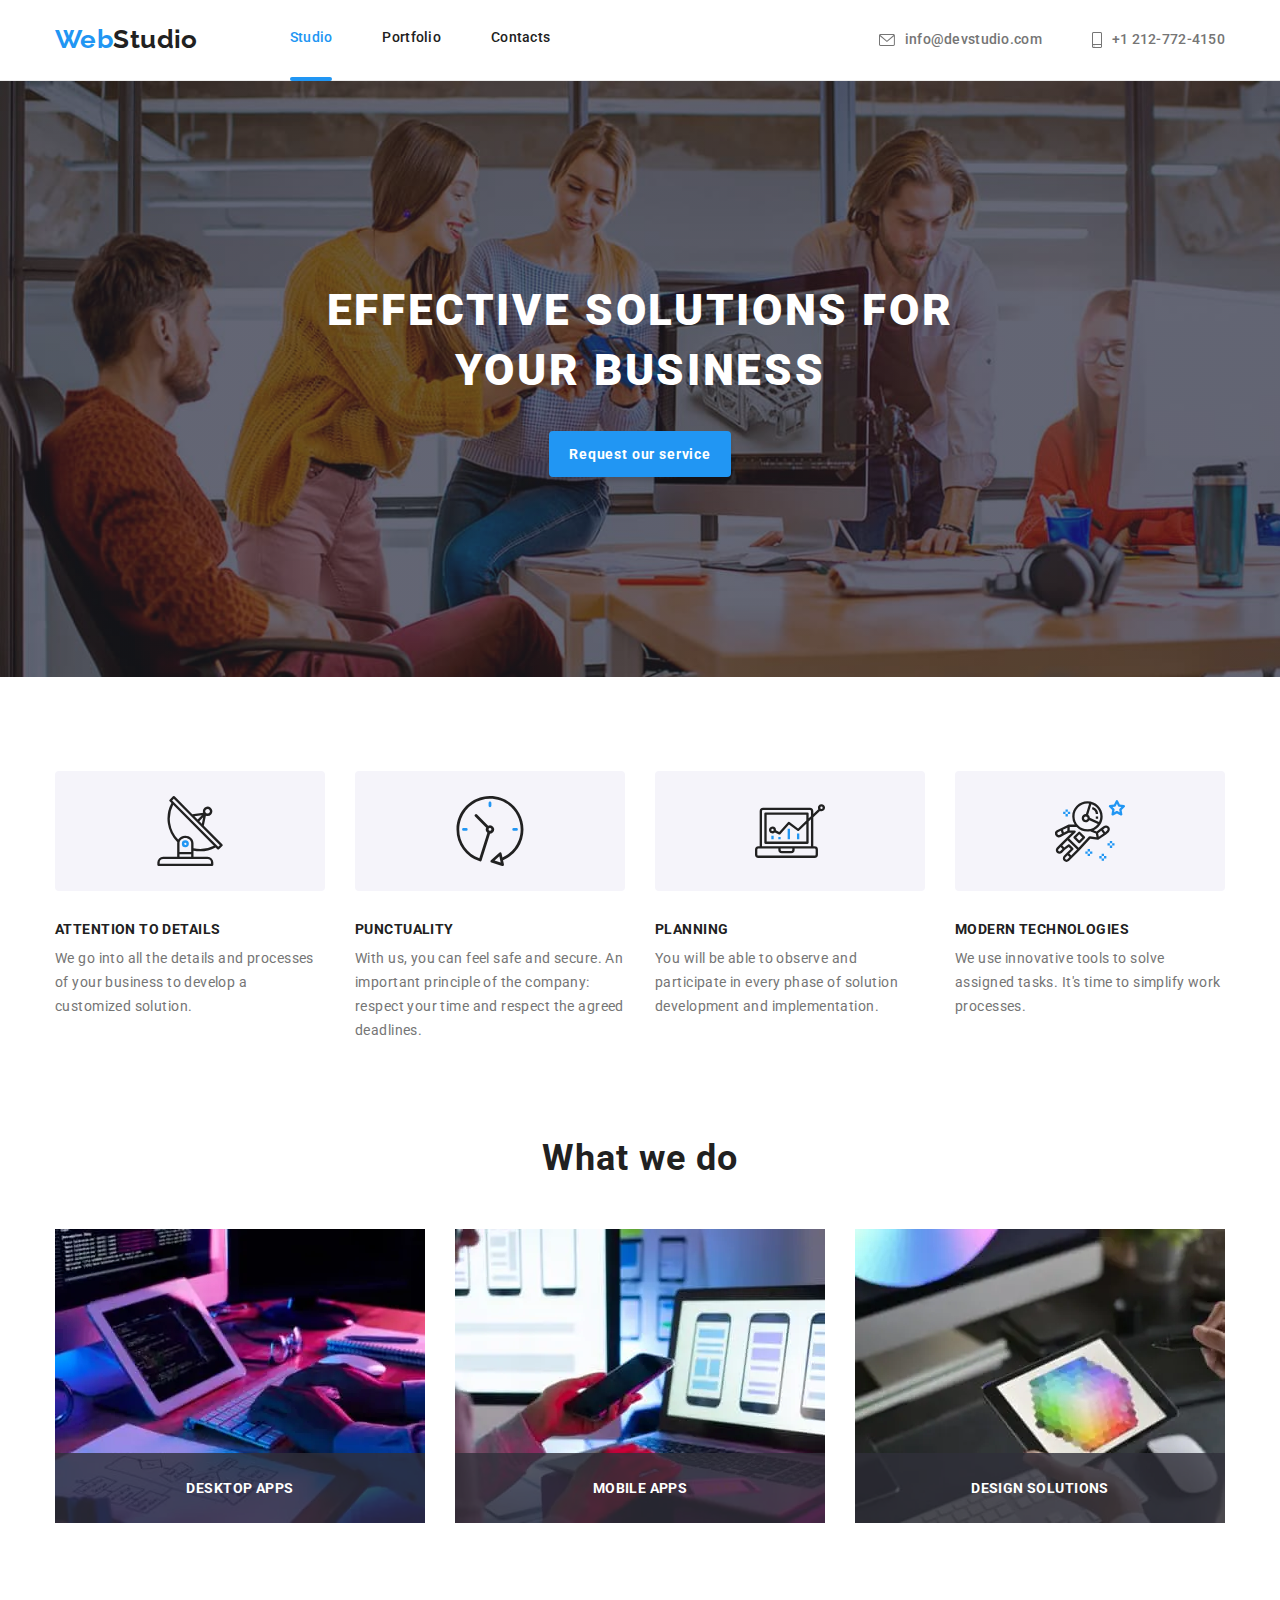
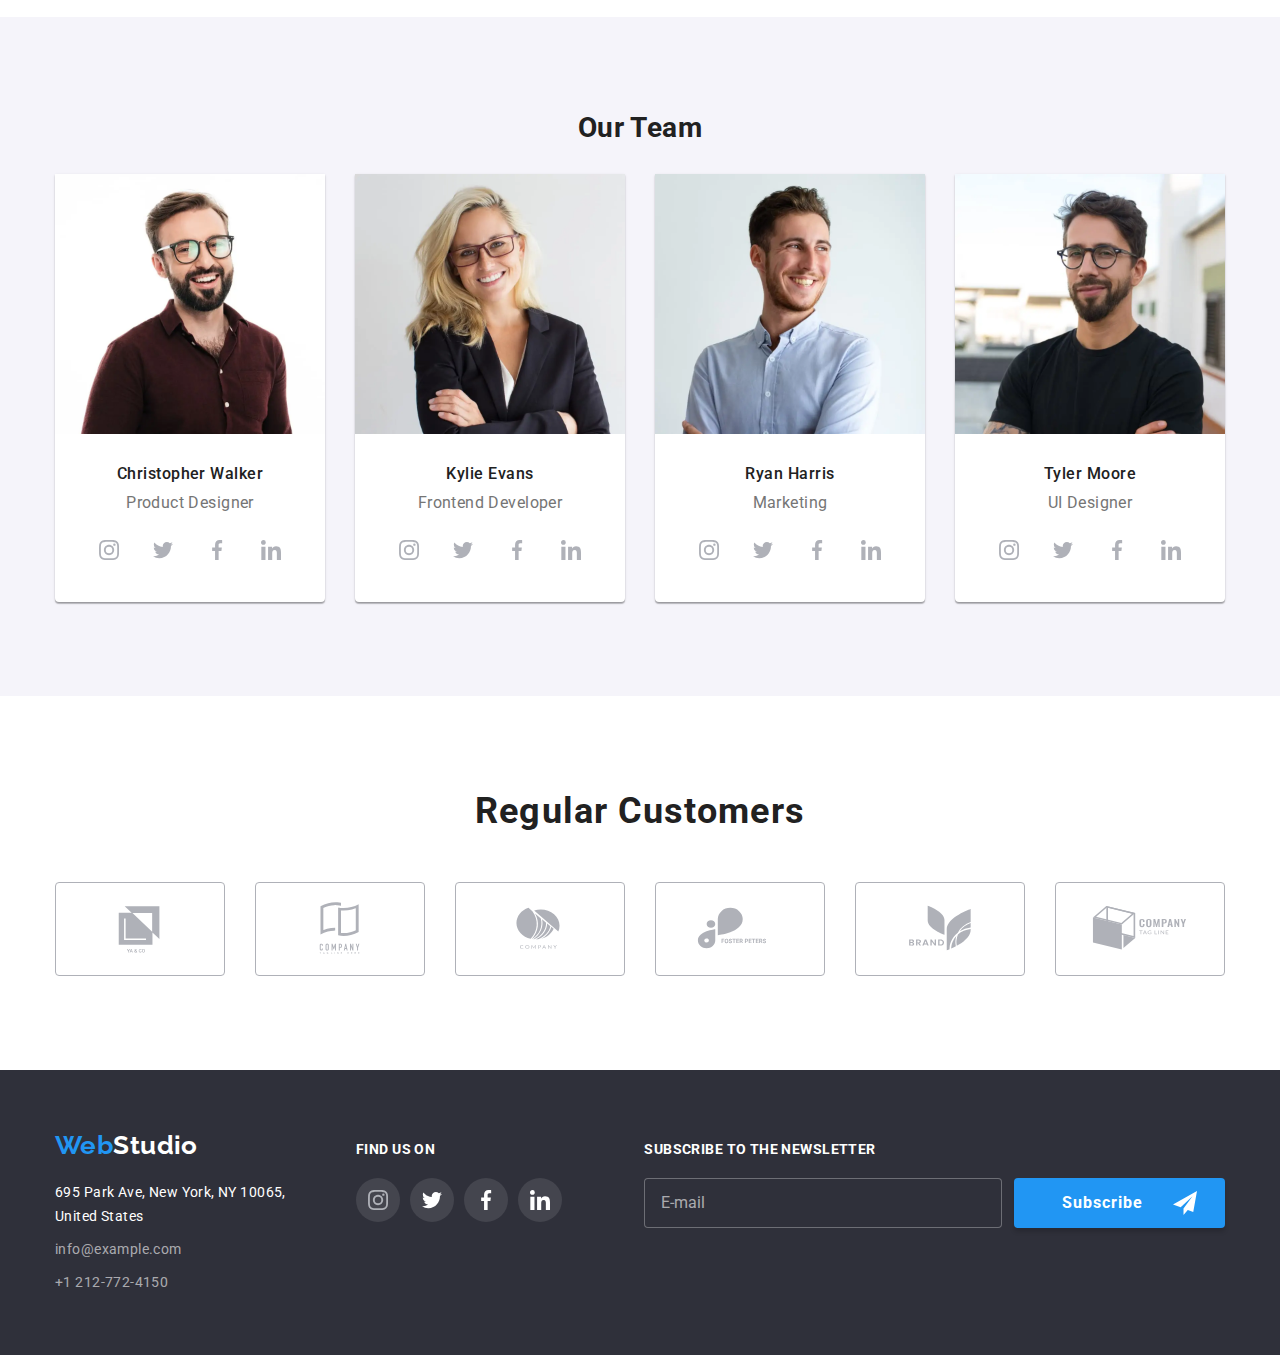
<file: index.html>
<!DOCTYPE html>
<html lang="en">
<head>
    <meta charset="UTF-8">
    <meta name="viewport" content="width=device-width, initial-scale=1.0">
    <title>Studio</title>
    <link rel="preconnect" href="https://fonts.googleapis.com"/>
    <link rel="preconnect" href="https://fonts.gstatic.com" crossorigin/>
    <link href="https://fonts.googleapis.com/css2?family=Raleway:wght@700&family=Roboto:wght@400;500;700;900&display=swap" rel="stylesheet"/>
    <link rel="stylesheet" href="https://cdnjs.cloudflare.com/ajax/libs/modern-normalize/1.1.0/modern-normalize.min.css"/>
    <link rel="stylesheet" href="./css/main.min.css"/>
</head>

<body>
    <header class="page-header">
        <div class="container page-header__container">
        <nav class="page-header__menu">
            <a class="page-header__home-link home-link link" href="./index.html"><span class="home-link__web">Web</span><span class="home-link__studio--header">Studio</span></a>
            <ul class="page-header__menu-list list">
                <li class="page-header__menu-item">
                    <a class="page-header__menu-link link current" href="#studio">Studio</a>
                </li>
                <li class="page-header__menu-item">
                    <a class="page-header__menu-link link" href="./portfolio.html">Portfolio</a>
                </li>
                <li class="page-header__menu-item">
                    <a class="page-header__menu-link link" href="#contacts">Contacts</a>
                </li>
            </ul>
        </nav>

        <button class="mobile-menu__open-btn" type="button" data-menu-open>
            <svg class="mobile-menu__open-btn-icon">
                <use href="./images/sprite.svg#icon-menu"></use>
            </svg>
        </button>

        <ul class="page-header__contacts list">
            <li>
                <a class="page-header__contacts-mail link" href="mailto:info@devstudio.com">
                <svg class="page-header__contacts-mail-icon page-header__contacts-mail-icon--envelope">
                        <use href="./images/sprite.svg#icon-envelope"></use>
                </svg>
                info@devstudio.com</a></li>
            <li>
                <a class="page-header__contacts-phone link" href="tel:+12127724150">
                    <svg class="page-header__contacts-phone-icon page-header__contacts-phone-icon--smartphone">
                        <use href="./images/sprite.svg#icon-smartphone"></use>
                    </svg>
                    +1 212-772-4150</a>
            </li>
        </ul>
        </div>

        <div class="mobile-menu" data-menu>
            <div class="mobile-menu__container">
                <button type="button" class="mobile-menu__close-btn" data-menu-close>
                    <svg class="mobile-menu__close-btn-icon icon" width="30" height="30">
                        <use href="./images/sprite.svg#icon-close-btn"></use>
                    </svg>
                </button>
                <ul class="mobile-menu__menu-list list">
                    <li class="mobile-menu__menu-item">
                        <a class="mobile-menu__menu-link link mobile-menu__current-link" href="./index.html">Studio</a>
                    </li>
                    <li class="mobile-menu__menu-item">
                        <a class="mobile-menu__menu-link link" href="./portfolio.html">Portfolio</a>
                    </li>
                    <li class="mobile-menu__menu-item">
                        <a class="mobile-menu__menu-link link" href="#">Contacts</a>
                    </li>
                </ul>
                <div class="mobile-menu__inner-wrapper">
                    <ul class="mobile-menu__contact-info">
                        <li class="mobile-menu__phone list">
                            <a class="mobile-menu__phone-link link" href="tel:+12127724150">+1 212-772-4150</a>
                        </li>
                        <li class="mobile-menu__mail list">
                            <a class="mobile-menu__mail-link link" href="mailto:info@devstudio.com">info@devstudio.com</a>
                        </li>
                    </ul>
                    <ul class="mobile-menu__social-media-list list">
                        <li class="mobile-menu__social-media-item">
                            <a class="mobile-menu__social-media-link mobile-menu__social-media-link--instagram link"
                                href="#">Instagram</a>
                        </li>
                        <li class="mobile-menu__social-media-item">
                            <a class="mobile-menu__social-media-link mobile-menu__social-media-link--twitter link"
                                href="#">Twitter</a>
                        </li>
                        <li class="mobile-menu__social-media-item">
                            <a class="mobile-menu__social-media-link mobile-menu__social-media-link--facebook link"
                                href="#">Facebook</a>
                        </li>
                        <li class="mobile-menu__social-media-item">
                            <a class="mobile-menu__social-media-link mobile-menu__social-media-link--linkedin link"
                                href="#">LinkedIn</a>
                        </li>
                    </ul>
                </div>
            </div>
        </div>

    </header>

    <main>
        <section class="hero">
        <h1 class="hero__title">EFFECTIVE SOLUTIONS FOR YOUR BUSINESS</h1>
        <button class="hero__button" data-modal-open type="button">Request our service</button>
        </section>

        <section class="features section">
            <div class="container">
            <h2 class="visually-hidden">Our features</h2>
            <ul class="list features__features-container">
                <li class="features__item">
                    <div class="features__item-rectangle">
                        <svg class="features__icon">
                        <use href="./images/sprite.svg#icon-antenna"></use>
                        </svg>
                    </div>
                    <h3 class="features__title">ATTENTION TO DETAILS</h3>
                    <p class="features__text">We go into all the details and processes of your business to develop a customized solution.</p>
                </li>
                <li class="features__item">
                    <div class="features__item-rectangle">
                        <svg class="features__icon">
                        <use href="./images/sprite.svg#icon-clock"></use>
                        </svg>
                    </div>
                    <h3 class="features__title">PUNCTUALITY</h3>
                    <p class="features__text">With us, you can feel safe and secure. An important principle of the company: respect your time and respect the agreed
                    deadlines.</p>
                </li>
                <li class="features__item">
                    <div class="features__item-rectangle">
                        <svg class="features__icon">
                        <use href="./images/sprite.svg#icon-diagram"></use>
                        </svg>
                    </div>
                    <h3 class="features__title">PLANNING</h3>
                    <p class="features__text">You will be able to observe and participate in every phase of solution development and implementation.</p>
                </li>   
                <li class="features__item">
                    <div class="features__item-rectangle">
                        <svg class="features__icon">
                        <use href="./images/sprite.svg#icon-astronaut"></use>
                        </svg>
                    </div>
                    <h3 class="features__title">MODERN TECHNOLOGIES</h3>
                    <p class="features__text">We use innovative tools to solve assigned tasks. It's time to simplify work processes.</p>
                </li>
            </ul>
            </div>
        </section>

        <section class="tasks">
            <div class="container">
            <h2 class="tasks__title">What we do</h2>
            <ul class="tasks__list list">
                <li class="tasks__card">
                    <picture>
                        <source
                        srcset="./images/img-1.webp 1x, ./images/img-1@2x.webp 2x"
                        media="(min-width: 1200px)"
                        type="image/webp"
                        />
                        <source
                        srcset="./images/img-1.jpg 1x, ./images/img-1@2x.jpg 2x"
                        media="(min-width: 1200px)"
                        />
                        <img class="tasks__img" src="./images/img-1.jpg" alt="Code development using tablet">
                    </picture>
                    <p class="tasks__label">desktop apps</p>
                </li>
                <li class="tasks__card">
                    <picture>
                        <source
                        srcset="./images/img-2.webp 1x, ./images/img-2@2x.webp 2x"
                        media="(min-width: 1200px)"
                        type="image/webp"
                        />
                        <source
                        srcset="./images/img-2.jpg 1x, ./images/img-2@2x.jpg 2x"
                        media="(min-width: 1200px)"
                        />
                        <img class="tasks__img" src="./images/img-2.jpg" alt="Interface options on screen">
                    </picture>
                    <p class="tasks__label">mobile apps</p>
                </li>
                <li class="tasks__card">
                    <picture>
                        <source
                        srcset="./images/img-3.webp 1x, ./images/img-3@2x.webp 2x"
                        media="(min-width: 1200px)"
                        type="image/webp"
                        />
                        <source
                        srcset="./images/img-3.jpg 1x, ./images/img-3@2x.jpg 2x"
                        media="(min-width: 1200px)"
                        />
                        <img class="tasks__img" src="./images/img-3.jpg" alt="Colors pallet on tablet">
                    </picture>
                    <p class="tasks__label">design solutions</p>
                </li>
            </ul>
            </div>
        </section>

        <section class="team section">
            <div class="container">
            <h2 class="team__title">Our Team</h2>
            <ul class="team__list list">
                <li class="team__card">
                    <picture>
                        <source
                        srcset="./images/team-member-1.webp 1x, ./images/team-member-1@2x.webp 2x"
                        media="(min-width: 1200px)"
                        type="image/webp"
                        />
                        <source
                        srcset="./images/team-member-1.jpg 1x, ./images/team-member-1@2x.jpg 2x"
                        media="(min-width: 1200px)"
                        />
                        <source
                        srcset="./images/tablet-img/team-member-1_tablet.webp 1x, ./images/tablet-img/team-member-1_tablet@2x.webp 2x"
                        media="(min-width: 768px)"
                        type="image/webp"
                        />
                        <source
                        srcset="./images/tablet-img/team-member-1_tablet.jpg 1x, ./images/tablet-img/team-member-1_tablet@2x.jpg 2x"
                        media="(min-width: 768px)"
                        />
                        <source
                        srcset="./images/mobile-img/team-member-1_mobile.webp 1x, ./images/mobile-img/team-member-1_mobile@2x.webp 2x"
                        media="(max-width: 767px)"
                        type="image/webp"
                        />
                        <source
                        srcset="./images/mobile-img/team-member-1_mobile.jpg 1x, ./images/mobile-img/team-member-1_mobile@2x.jpg 2x"
                        media="(max-width: 767px)"
                        />
                        <img src="./images/team-member-1.jpg" alt="christopher-walker">
                    </picture>
                    <h3 class="team__member">Christopher Walker</h3>
                    <p class="team__function">Product Designer</p>
                    <ul class="social-media__list list">
                        <li class="social-media__item">
                            <a class="social-media__link instagram link" href="">
                                <svg class="social-media__icon icon">
                                    <use href="./images/sprite.svg#icon-instagram"></use>
                                </svg>
                            </a>
                        </li>
                        <li class="social-media__item">
                            <a class="social-media__link twitter link" href="">
                                <svg class="social-media__icon icon">
                                    <use href="./images/sprite.svg#icon-twitter"></use>
                                </svg>
                            </a>
                        </li>
                        <li class="social-media__item">
                            <a class="social-media__link facebook link" href="">
                                <svg class="social-media__icon icon">
                                    <use href="./images/sprite.svg#icon-facebook"></use>
                                </svg>
                            </a>
                        </li>
                        <li class="social-media__item">
                            <a class="social-media__link linkedin link" href="">
                                <svg class="social-media__icon icon">
                                    <use href="./images/sprite.svg#icon-linkedin"></use>
                                </svg>
                            </a>
                        </li>
                    </ul>
                </li>
                <li class="team__card">
                    <picture>
                        <source
                        srcset="./images/team-member-2.webp 1x, ./images/team-member-2@2x.webp 2x"
                        media="(min-width: 1200px)"
                        type="image/webp"
                        />
                        <source
                        srcset="./images/team-member-2.jpg 1x, ./images/team-member-2@2x.jpg 2x"
                        media="(min-width: 1200px)"
                        />
                        <source
                        srcset="./images/tablet-img/team-member-2_tablet.webp 1x, ./images/tablet-img/team-member-2_tablet@2x.webp 2x"
                        media="(min-width: 768px)"
                        type="image/webp"
                        />
                        <source
                        srcset="./images/tablet-img/team-member-2_tablet.jpg 1x, ./images/tablet-img/team-member-2_tablet@2x.jpg 2x"
                        media="(min-width: 768px)"
                        />
                        <source
                        srcset="./images/mobile-img/team-member-2_mobile.webp 1x, ./images/mobile-img/team-member-2_mobile@2x.webp 2x"
                        media="(max-width: 767px)"
                        type="image/webp"
                        />
                        <source
                        srcset="./images/mobile-img/team-member-2_mobile.jpg 1x, ./images/mobile-img/team-member-2_mobile@2x.jpg 2x"
                        media="(max-width: 767px)"
                        />
                        <img src="./images/team-member-2.jpg" alt="kylie-evans">
                    </picture>
                    <h3 class="team__member">Kylie Evans</h3>
                    <p class="team__function">Frontend Developer</p>
                    <ul class="social-media__list list">
                        <li class="social-media__item">
                            <a class="social-media__link instagram link" href="">
                                <svg class="social-media__icon icon">
                                    <use href="./images/sprite.svg#icon-instagram"></use>
                                </svg>
                            </a>
                        </li>
                        <li class="social-media__item">
                            <a class="social-media__link twitter link" href="">
                                <svg class="social-media__icon icon">
                                    <use href="./images/sprite.svg#icon-twitter"></use>
                                </svg>
                            </a>
                        </li>
                        <li class="social-media__item">
                            <a class="social-media__link facebook link" href="">
                                <svg class="social-media__icon icon">
                                    <use href="./images/sprite.svg#icon-facebook"></use>
                                </svg>
                            </a>
                        </li>
                        <li class="social-media__item">
                            <a class="social-media__link linkedin link" href="">
                                <svg class="social-media__icon icon">
                                    <use href="./images/sprite.svg#icon-linkedin"></use>
                                </svg>
                            </a>
                        </li>
                    </ul>
                </li>
                <li class="team__card">
                    <picture>
                        <source
                        srcset="./images/team-member-3.webp 1x, ./images/team-member-3@2x.webp 2x"
                        media="(min-width: 1200px)"
                        type="image/webp"
                        />
                        <source
                        srcset="./images/team-member-3.jpg 1x, ./images/team-member-3@2x.jpg 2x"
                        media="(min-width: 1200px)"
                        />
                        <source
                        srcset="./images/tablet-img/team-member-3_tablet.webp 1x, ./images/tablet-img/team-member-3_tablet@2x.webp 2x"
                        media="(min-width: 768px)"
                        type="image/webp"
                        />
                        <source
                        srcset="./images/tablet-img/team-member-3_tablet.jpg 1x, ./images/tablet-img/team-member-3_tablet@2x.jpg 2x"
                        media="(min-width: 768px)"
                        />
                        <source
                        srcset="./images/mobile-img/team-member-3_mobile.webp 1x, ./images/mobile-img/team-member-3_mobile@2x.webp 2x"
                        media="(max-width: 767px)"
                        type="image/webp"
                        />
                        <source
                        srcset="./images/mobile-img/team-member-3_mobile.jpg 1x, ./images/mobile-img/team-member-3_mobile@2x.jpg 2x"
                        media="(max-width: 767px)"
                        />
                        <img src="./images/team-member-3.jpg" alt="ryan-harris">
                    </picture>
                    <h3 class="team__member">Ryan Harris</h3>
                    <p class="team__function">Marketing</p>
                    <ul class="social-media__list list">
                        <li class="social-media__item">
                            <a class="social-media__link instagram link" href="">
                                <svg class="social-media__icon icon">
                                    <use href="./images/sprite.svg#icon-instagram"></use>
                                </svg>
                            </a>
                        </li>
                        <li class="social-media__item">
                            <a class="social-media__link twitter link" href="">
                                <svg class="social-media__icon icon">
                                    <use href="./images/sprite.svg#icon-twitter"></use>
                                </svg>
                            </a>
                        </li>
                        <li class="social-media__item">
                            <a class="social-media__link facebook link" href="">
                                <svg class="social-media__icon icon">
                                    <use href="./images/sprite.svg#icon-facebook"></use>
                                </svg>
                            </a>
                        </li>
                        <li class="social-media__item">
                            <a class="social-media__link linkedin link" href="">
                                <svg class="social-media__icon icon">
                                    <use href="./images/sprite.svg#icon-linkedin"></use>
                                </svg>
                            </a>
                        </li>
                    </ul>
                </li>
                <li class="team__card">
                    <picture>
                        <source
                        srcset="./images/team-member-4.webp 1x, ./images/team-member-4@2x.webp 2x"
                        media="(min-width: 1200px)"
                        type="image/webp"
                        />
                        <source
                        srcset="./images/team-member-4.jpg 1x, ./images/team-member-4@2x.jpg 2x"
                        media="(min-width: 1200px)"
                        />
                        <source
                        srcset="./images/tablet-img/team-member-4_tablet.webp 1x, ./images/tablet-img/team-member-4_tablet@2x.webp 2x"
                        media="(min-width: 768px)"
                        type="image/webp"
                        />
                        <source
                        srcset="./images/tablet-img/team-member-4_tablet.jpg 1x, ./images/tablet-img/team-member-4_tablet@2x.jpg 2x"
                        media="(min-width: 768px)"
                        />
                        <source
                        srcset="./images/mobile-img/team-member-4_mobile.webp 1x, ./images/mobile-img/team-member-4_mobile@2x.webp 2x"
                        media="(max-width: 767px)"
                        type="image/webp"
                        />
                        <source
                        srcset="./images/mobile-img/team-member-4_mobile.jpg 1x, ./images/mobile-img/team-member-4_mobile@2x.jpg 2x"
                        media="(max-width: 767px)"
                        />
                        <img src="./images/team-member-4.jpg" alt="tyler-moore">
                    </picture>
                    <h3 class="team__member">Tyler Moore</h3>
                    <p class="team__function">UI Designer</p>
                    <ul class="social-media__list list">
                        <li class="social-media__item">
                            <a class="social-media__link instagram link" href="">
                                <svg class="social-media__icon icon">
                                    <use href="./images/sprite.svg#icon-instagram"></use>
                                </svg>
                            </a>
                        </li>
                        <li class="social-media__item">
                            <a class="social-media__link twitter link" href="">
                                <svg class="social-media__icon icon">
                                    <use href="./images/sprite.svg#icon-twitter"></use>
                                </svg>
                            </a>
                        </li>
                        <li class="social-media__item">
                            <a class="social-media__link facebook link" href="">
                                <svg class="social-media__icon icon">
                                    <use href="./images/sprite.svg#icon-facebook"></use>
                                </svg>
                            </a>
                        </li>
                        <li class="social-media__item">
                            <a class="social-media__link linkedin link" href="">
                                <svg class="social-media__icon icon">
                                    <use href="./images/sprite.svg#icon-linkedin"></use>
                                </svg>
                            </a>
                        </li>
                    </ul>
                </li>
            </ul>
            </div>
        </section>

        <section class="customers section">
            <div class="customers__container container">
                <h2 class="customers__header">Regular Customers</h2>
                <ul class="customers__list list">
                    <li class="customers__company-logo">
                        <a class="customers__link link" href="">
                            <svg class="customers__company-logo-icon">
                            <use href="./images/sprite.svg#icon-logo-company-1">
                            </use>
                        </svg></a>
                    </li>
                    <li class="customers__company-logo">
                        <a class="customers__link link" href="">
                            <svg class="customers__company-logo-icon">
                            <use href="./images/sprite.svg#icon-logo-company-2"></use>
                        </svg></a>
                    </li>
                    <li class="customers__company-logo">
                        <a class="customers__link link" href="">
                            <svg class="customers__company-logo-icon">
                            <use href="./images/sprite.svg#icon-logo-company-3"></use>
                        </svg></a>
                    </li>
                    <li class="customers__company-logo">
                        <a class="customers__link link" href="">
                            <svg class="customers__company-logo-icon">
                            <use href="./images/sprite.svg#icon-logo-company-4"></use>
                        </svg></a>
                    </li>
                    <li class="customers__company-logo">
                        <a class="customers__link link" href="">
                            <svg class="customers__company-logo-icon">
                            <use href="./images/sprite.svg#icon-logo-company-5"></use>
                        </svg></a>
                    </li>
                    <li class="customers__company-logo">
                        <a class="customers__link link" href="">
                            <svg class="customers__company-logo-icon">
                            <use href="./images/sprite.svg#icon-logo-company-6"></use>
                        </svg></a>
                    </li>
                </ul>
            </div>
        </section>
    </main>

    <footer class="page-footer" id="contacts">
        <div class="footer-container container">
            <div class="page-footer__inner-wrapper">
            <div class="page-footer__address-section">
        <a class="home-link link" href="./index.html"><span class="home-link__web">Web</span><span class="home-link__studio--footer">Studio</span></a>
            <address>
                <ul class="page-footer__address-list list">
                    <li><a class="page-footer__address-link link"
                        href="https://goo.gl/maps/tVKiY3Z6atngq88f9"
                        target="_blank"
                        rel="noopener noreferrer nofollow">
                        695 Park Ave, New York, NY 10065,<br> United States</a>
                    </li>
                    <li><a class="page-footer__footer-mail link" href="mailto:info@example.com">info@example.com</a></li>
                    <li><a class="page-footer__footer-phone link" href="tel:+12127724150">+1 212-772-4150</a></li>             
                </ul>
            </address>
                </div>
                <div class="page-footer__social-media">
                    <p class="page-footer__social-media__header">Find us on</p>
                    <ul class="social-media__list page-footer__social-media--list list">
                        <li class="social-media__item">
                            <a class="social-media__link page-footer__social-media--link instagram link" href="">
                                <svg class="social-media__icon footer-social-media--icon icon">
                                    <use href="./images/sprite.svg#icon-instagram"></use>
                                </svg>
                            </a>
                        </li>
                        <li class="social-media__item">
                            <a class="social-media__link page-footer__social-media--link twitter link" href="">
                                <svg class="social-media__icon page-footer__social-media--icon icon">
                                    <use href="./images/sprite.svg#icon-twitter"></use>
                                </svg>
                            </a>
                        </li>
                        <li class="social-media__item">
                            <a class="social-media__link page-footer__social-media--link facebook link" href="">
                                <svg class="social-media__icon page-footer__social-media--icon icon">
                                    <use href="./images/sprite.svg#icon-facebook"></use>
                                </svg>
                            </a>
                        </li>
                        <li class="social-media__item">
                            <a class="social-media__link page-footer__social-media--link linkedin link" href="">
                                <svg class="social-media__icon page-footer__social-media--icon icon">
                                    <use href="./images/sprite.svg#icon-linkedin"></use>
                                </svg>
                            </a>
                        </li>
                    </ul>
                </div>
                </div>
                <div class="subscibe-form__wrapper">
                    <form class="subscribe-form">
                        <p class="subscribe-form__title title">Subscribe to the newsletter</p>
                        <div class="subscribe-form__inner-wrapper">
                            <input class="subscribe-form__input" type="email" name="email" placeholder="E-mail" required/>

                            <button class="subscribe-form__button" type="submit">
                                <span class=subscribe-form__button-title>Subscribe</span>
                                <svg class="subscribe-form__button-icon">
                                    <use href="./images/sprite.svg#icon-send"></use>
                                </svg>
                            </button>
                        </div>
                    </form>
                </div>
            </div>
    </footer>

    <div class="modal-backdrop is-hidden" data-modal>
        <div class="modal-wdw">
            <button type="button" class="modal-wdw__close-btn" data-modal-close>
                <svg class="modal-wdw__close-icon icon" width="18" height="18">
                    <use href="./images/sprite.svg#icon-close-btn"></use>
                </svg>
            </button>
            <form class="modal-wdw-form" name="contact-info" action="/contact">
                <p class="modal-wdw-form__title">Leave your information and we'll call you back</p>
                <label for="username" class="modal-wdw-form__username">Name</label>
                    <div class="modal-wdw-form__input-wrapper">
                        <input class="modal-wdw-form__input"
                        type="text"
                        name="username"
                        id="username"
                        pattern="[a-zA-Zа-яА-ЯіІїЇ']+"
                        required/>
                    <svg class="modal-wdw__item-icon">
                        <use class="icon" href="./images/sprite.svg#icon-person"></use>
                    </svg>
                    </div>
                <label for="phone" class="modal-wdw-form__userphone">Telephone</label>
                    <div class="modal-wdw-form__input-wrapper">
                        <input class="modal-wdw-form__input"
                        type="tel"
                        name="phone"
                        id="phone"
                        pattern="[0-9]{3}-[0-9]{3}-[0-9]{2}-[0-9]{2}"
                        title="XXX-XXX-XX-XX"
                        required/>
                    <svg class="modal-wdw__item-icon">
                        <use href="./images/sprite.svg#icon-phone"></use>
                    </svg>
                    </div>
                <label for="email" class="modal-wdw-form__usermail">E-mail</label>
                    <div class="modal-wdw-form__input-wrapper">
                        <input class="modal-wdw-form__input" type="email" name="email" id="email" required/>
                    <svg class="modal-wdw__item-icon">
                        <use href="./images/sprite.svg#icon-email"></use>
                    </svg>
                    </div>
                <label for="comments" class="modal-wdw-form__comments">Comments</label>
                    <textarea class="modal-wdw-form__input modal-wdw-form__input-comments" rows="5" name="comments" id="comments" placeholder="Enter the text"></textarea>
                <label class="modal-wdw-form__policy">
                    <input class="modal-wdw-form__policy-check"
                    type="checkbox" name="policy"/>
                    <svg class="modal-wdw-form__own-tickbox">
                        <use class="modal-wdw-form__own-tickbox-icon" href="./images/sprite.svg#icon-tick"></use>
                    </svg>
                    <span class="modal-wdw-form__policy-text">I agree with the newsletter and accept the &#32;<a class="modal-wdw-form__policy-link" href="#">Terms and Conditions</a></span>
                </label>
                <button class="modal-wdw-form__submit-btn" type="submit">Send</button>
            </form>
        </div>
    </div>

<script src="./js/mobile-menu.js"></script>
<script src="./js/modal.js"></script>

</body>
</html>
</file>
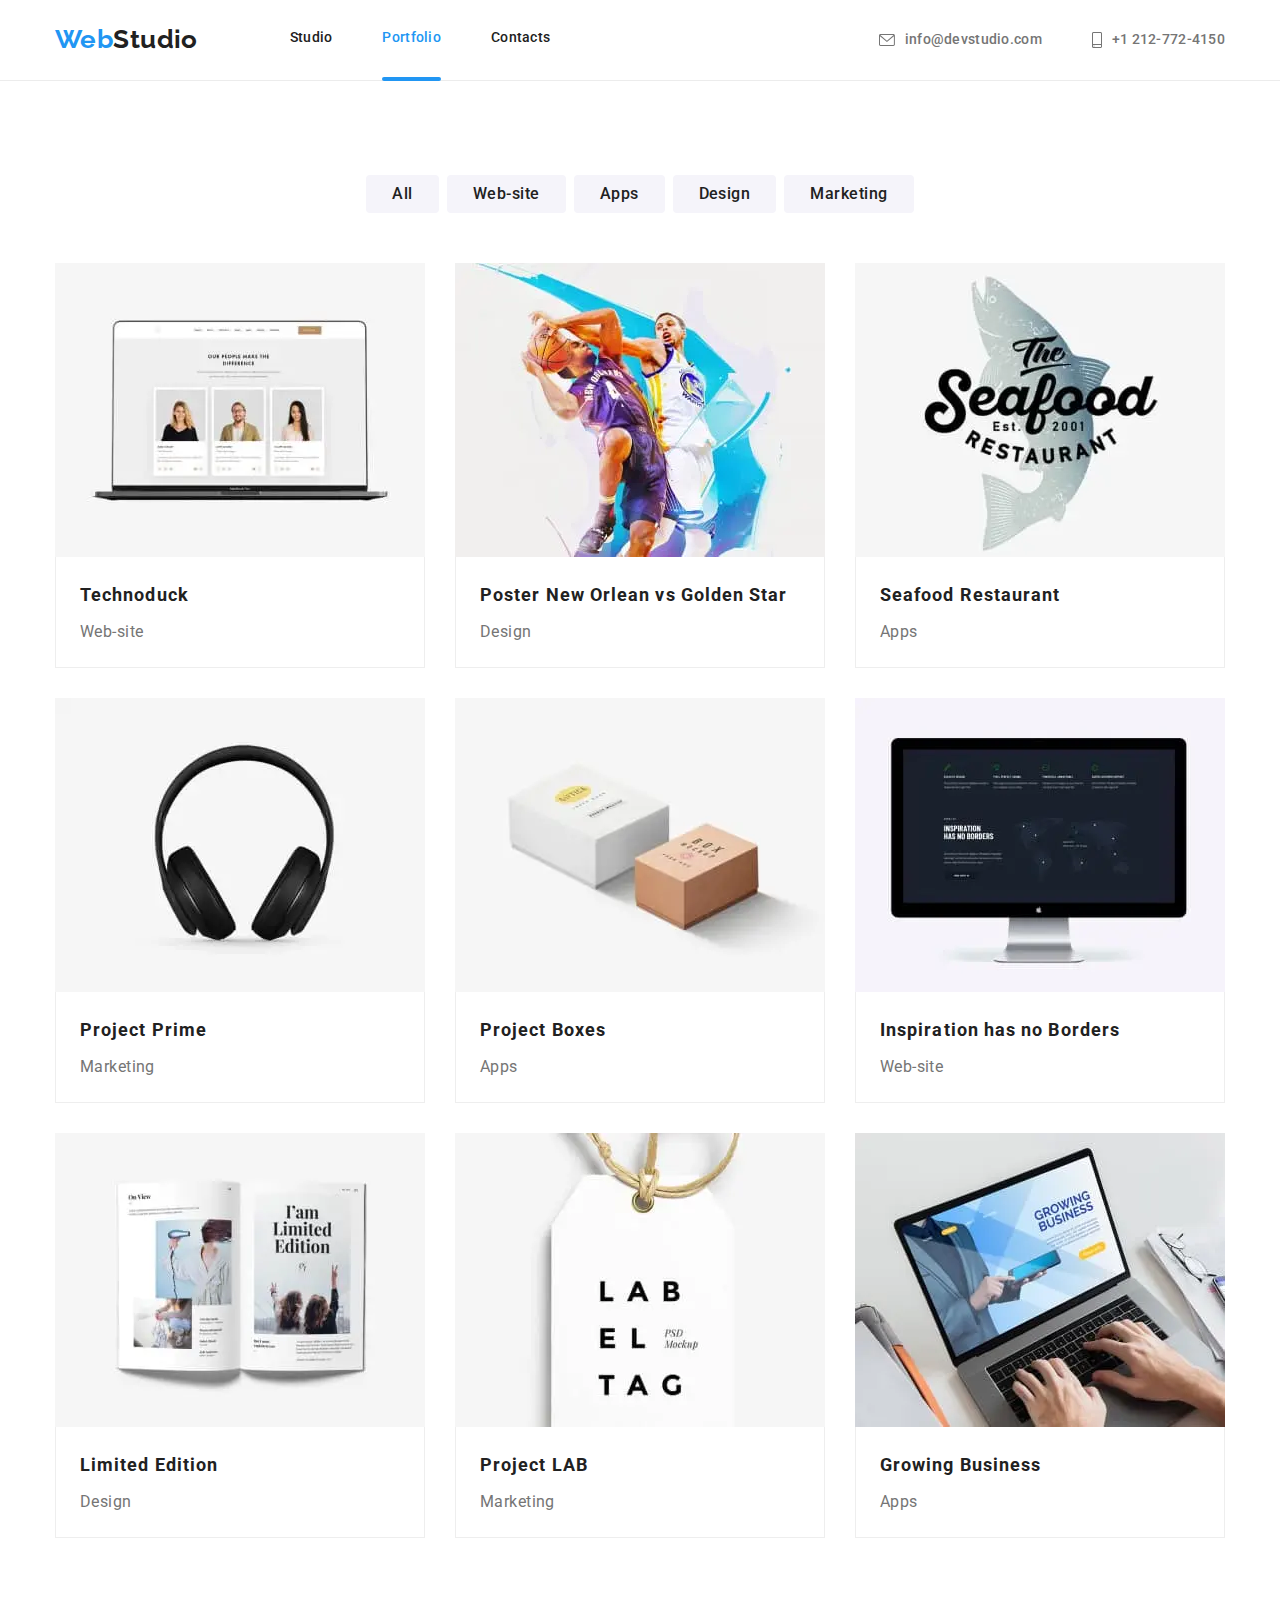
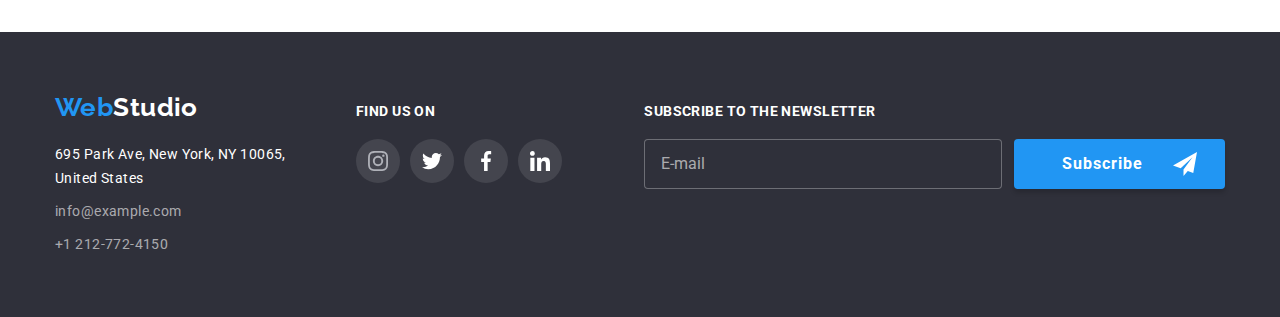
<file: portfolio.html>
<!DOCTYPE html>
<html lang="en">
<head>
    <meta charset="UTF-8">
    <meta http-equiv="X-UA-Compatible" content="IE=edge">
    <meta name="viewport" content="width=device-width, initial-scale=1.0">
    <title>Portfolio</title>
    <link rel="preconnect" href="https://fonts.googleapis.com"/>
    <link rel="preconnect" href="https://fonts.gstatic.com" crossorigin/>
    <link href="https://fonts.googleapis.com/css2?family=Raleway:wght@700&family=Roboto:wght@400;500;700;900&display=swap" rel="stylesheet"/>
    <link rel="stylesheet" href="https://cdnjs.cloudflare.com/ajax/libs/modern-normalize/1.1.0/modern-normalize.min.css"/>
    <link rel="stylesheet" href="./css/main.min.css"/>
</head>
<body>
    <header class="page-header">
        <div class="container page-header__container">
            <nav class="page-header__menu">
                <a class="page-header__home-link home-link link" href="./index.html"><span
                        class="home-link__web">Web</span><span class="home-link__studio--header">Studio</span></a>
                <ul class="page-header__menu-list list">
                    <li class="page-header__menu-item">
                        <a class="page-header__menu-link link" href="./index.html">Studio</a>
                    </li>
                    <li class="page-header__menu-item">
                        <a class="page-header__menu-link link current" href="./portfolio.html">Portfolio</a>
                    </li>
                    <li class="page-header__menu-item">
                        <a class="page-header__menu-link link" href="#contacts">Contacts</a>
                    </li>
                </ul>
            </nav>

            <button class="mobile-menu__open-btn" type="button" data-menu-open>
                <svg class="mobile-menu__open-btn-icon">
                <use href="./images/sprite.svg#icon-menu"></use>
                </svg>
            </button>

            <ul class="page-header__contacts list">
                <li>
                    <a class="page-header__contacts-mail link" href="mailto:info@devstudio.com">
                        <svg class="page-header__contacts-mail-icon page-header__contacts-mail-icon--envelope">
                            <use href="./images/sprite.svg#icon-envelope"></use>
                        </svg>
                        info@devstudio.com</a>
                </li>
                <li>
                    <a class="page-header__contacts-phone link" href="tel:+12127724150">
                        <svg class="page-header__contacts-phone-icon page-header__contacts-phone-icon--smartphone">
                            <use href="./images/sprite.svg#icon-smartphone"></use>
                        </svg>
                        +1 212-772-4150</a>
                </li>
            </ul>
        </div>

        <div class="mobile-menu" data-menu>
            <div class="mobile-menu__container">
                <button type="button" class="mobile-menu__close-btn" data-menu-close>
                    <svg class="mobile-menu__close-btn-icon icon" width="18" height="18">
                        <use href="./images/sprite.svg#icon-close-btn"></use>
                    </svg>
                </button>
                <ul class="mobile-menu__menu-list list">
                    <li class="mobile-menu__menu-item">
                        <a class="mobile-menu__menu-link link" href="./index.html">Studio</a>
                    </li>
                    <li class="mobile-menu__menu-item">
                        <a class="mobile-menu__menu-link link mobile-menu__current-link" href="./portfolio.html">Portfolio</a>
                    </li>
                    <li class="mobile-menu__menu-item">
                        <a class="mobile-menu__menu-link link" href="#">Contacts</a>
                    </li>
                </ul>
                <div class="mobile-menu__inner-wrapper">
                    <ul class="mobile-menu__contact-info">
                        <li class="mobile-menu__phone list">
                            <a class="mobile-menu__phone-link link" href="tel:+12127724150">+1 212-772-4150</a>
                        </li>
                        <li class="mobile-menu__mail list">
                            <a class="mobile-menu__mail-link link" href="mailto:info@devstudio.com">info@devstudio.com</a>
                        </li>
                    </ul>
                    <ul class="mobile-menu__social-media-list list">
                        <li class="mobile-menu__social-media-item">
                            <a class="mobile-menu__social-media-link mobile-menu__social-media-link--instagram link"
                                href="#">Instagram</a>
                        </li>
                        <li class="mobile-menu__social-media-item">
                            <a class="mobile-menu__social-media-link mobile-menu__social-media-link--twitter link"
                                href="#">Twitter</a>
                        </li>
                        <li class="mobile-menu__social-media-item">
                            <a class="mobile-menu__social-media-link mobile-menu__social-media-link--facebook link"
                                href="#">Facebook</a>
                        </li>
                        <li class="mobile-menu__social-media-item">
                            <a class="mobile-menu__social-media-link mobile-menu__social-media-link--linkedin link"
                                href="#">LinkedIn</a>
                        </li>
                    </ul>
                </div>
            </div>
        </div>

    </header>

    <main>
        <section class="filter section">
            <div class="container">
            <h1 class="visually-hidden">Portfolio</h1>
            <ul class="filter__buttons-list list">
                <li>
                    <button class="filter__button" type="button">All</button>
                </li>
                <li>
                    <button class="filter__button" type="button">Web-site</button>
                </li>
                <li>
                    <button class="filter__button" type="button">Apps</button>
                </li>
                <li>
                    <button class="filter__button" type="button">Design</button>
                </li>
                <li>
                    <button class="filter__button" type="button">Marketing</button>
                </li>
            </ul>
            
            <ul class="project project__list list">
                <li class="project__card">
                    <a class="project__card-link link" href="">
                    <div class="project__card--image-wrapper">
                        <picture>
                            <source
                            srcset="./images/portfolio-technoduck.webp 1x, ./images/portfolio-technoduck@2x.webp 2x"
                            media="(min-width: 1200px)"
                            type="image/webp"
                            />
                            <source
                            srcset="./images/portfolio-technoduck.jpg 1x, ./images/portfolio-technoduck@2x.jpg 2x"
                            media="(min-width: 1200px)"
                            />
                            <source
                            srcset="./images/tablet-img/portfolio-technoduck_tablet.webp 1x, ./images/tablet-img/portfolio-technoduck_tablet@2x.webp 2x"
                            media="(min-width: 768px)"
                            type="image/webp"
                            />
                            <source
                            srcset="./images/tablet-img/portfolio-technoduck_tablet.jpg 1x, ./images/tablet-img/portfolio-technoduck_tablet@2x.jpg 2x"
                            media="(min-width: 768px)"
                            />
                            <source
                            srcset="./images/mobile-img/portfolio-technoduck_mobile.webp 1x, ./images/mobile-img/portfolio-technoduck_mobile@2x.webp 2x"
                            media="(max-width: 767px)"
                            type="image/webp"
                            />
                            <source
                            srcset="./images/mobile-img/portfolio-technoduck_mobile.jpg 1x, ./images/mobile-img/portfolio-technoduck_mobile@2x.jpg 2x"
                            media="(max-width: 767px)"
                            />
                            <img src="./images/portfolio-technoduck.jpg" alt="Laptop monitor">
                        </picture>
                        <p class="project__card-overlay">Technoduck is a state-of-the-art coronavirus distribution platform. Companies use this platform for digital espionage
                        and attacks on competitors' secure servers.</p>
                    </div>
                    <div class="project__card-section">
                        <h2 class="project__card-title">Technoduck</h2>
                        <p class="project__card-text">Web-site</p>
                    </div></a>
                </li>
                <li class="project__card">
                    <a class="project__card-link link" href="">
                    <div class="project__card--image-wrapper">
                        <picture>
                            <source
                            srcset="./images/portfolio-poster-bb.webp 1x, ./images/portfolio-poster-bb@2x.webp 2x"
                                media="(min-width: 1200px)"
                            type="image/webp"
                            />
                            <source
                            srcset="./images/portfolio-poster-bb.jpg 1x, ./images/portfolio-poster-bb@2x.jpg 2x"
                            media="(min-width: 1200px)"
                            />
                            <source
                            srcset="./images/tablet-img/portfolio-poster-bb_tablet.webp 1x, ./images/tablet-img/portfolio-poster-bb_tablet@2x.webp 2x"
                            media="(min-width: 768px)"
                            type="image/webp"
                            />
                            <source
                            srcset="./images/tablet-img/portfolio-poster-bb_tablet.jpg 1x, ./images/tablet-img/portfolio-poster-bb_tablet@2x.jpg 2x"
                            media="(min-width: 768px)"
                            />
                            <source
                            srcset="./images/mobile-img/portfolio-poster-bb_mobile.webp 1x, ./images/mobile-img/portfolio-poster-bb_mobile@2x.webp 2x"
                            media="(max-width: 767px)"
                            type="image/webp"
                            />
                            <source
                            srcset="./images/mobile-img/portfolio-poster-bb_mobile.jpg 1x, ./images/mobile-img/portfolio-poster-bb_mobile@2x.jpg 2x"
                            media="(max-width: 767px)"
                            />
                            <img src="./images/portfolio-poster-bb.jpg" alt="Basketball players">
                        </picture>
                        <p class="project__card-overlay">Lorem ipsum dolor sit amet consectetur adipisicing elit. Magni, accusamus!</p>
                    </div>
                    <div class="project__card-section">
                        <h2 class="project__card-title">Poster New Orlean vs Golden Star</h2>
                        <p class="project__card-text">Design</p>
                    </div></a>
                </li>
                <li class="project__card">
                    <a class="project__card-link link" href="">
                    <div class="project__card--image-wrapper">
                        <picture>
                            <source
                            srcset="./images/portfolio-seafood.webp 1x, ./images/portfolio-seafood@2x.webp 2x"
                            media="(min-width: 1200px)"
                            type="image/webp"
                            />
                            <source
                            srcset="./images/portfolio-seafood.jpg 1x, ./images/portfolio-seafood@2x.jpg 2x"
                            media="(min-width: 1200px)"
                            />
                            <source
                            srcset="./images/tablet-img/portfolio-seafood_tablet.webp 1x, ./images/tablet-img/portfolio-seafood_tablet@2x.webp 2x"
                            media="(min-width: 768px)"
                            type="image/webp"
                            />
                            <source
                            srcset="./images/tablet-img/portfolio-seafood_tablet.jpg 1x, ./images/tablet-img/portfolio-seafood_tablet@2x.jpg 2x"
                            media="(min-width: 768px)"
                            />
                            <source
                            srcset="./images/mobile-img/portfolio-seafood_mobile.webp 1x, ./images/mobile-img/portfolio-seafood_mobile@2x.webp 2x"
                            media="(max-width: 767px)"
                            type="image/webp"
                            />
                            <source
                            srcset="./images/mobile-img/portfolio-seafood_mobile.jpg 1x, ./images/mobile-img/portfolio-seafood_mobile@2x.jpg 2x"
                            media="(max-width: 767px)"
                            />
                            <img src="./images/portfolio-seafood.jpg" alt="Seafood restoran poster">
                        </picture>
                        <p class="project__card-overlay">Lorem ipsum dolor sit amet consectetur adipisicing elit. Magni, accusamus!</p>
                    </div>
                    <div class="project__card-section">
                        <h2 class="project__card-title">Seafood Restaurant</h2>
                        <p class="project__card-text">Apps</p>
                    </div></a>
                </li>
                <li class="project__card">
                    <a class="project__card-link link" href="">
                    <div class="project__card--image-wrapper">
                        <picture>
                            <source
                            srcset="./images/portfolio-headphones.webp 1x, ./images/portfolio-headphones@2x.webp 2x"
                            media="(min-width: 1200px)"
                            type="image/webp"
                            />
                            <source
                            srcset="./images/portfolio-headphones.jpg 1x, ./images/portfolio-headphones@2x.jpg 2x"
                            media="(min-width: 1200px)"
                            />
                            <source
                            srcset="./images/tablet-img/portfolio-headphones_tablet.webp 1x, ./images/tablet-img/portfolio-headphones_tablet@2x.webp 2x"
                            media="(min-width: 768px)"
                            type="image/webp"
                            />
                            <source
                            srcset="./images/tablet-img/portfolio-headphones_tablet.jpg 1x, ./images/tablet-img/portfolio-headphones_tablet@2x.jpg 2x"
                            media="(min-width: 768px)"
                            />
                            <source
                            srcset="./images/mobile-img/portfolio-headphones_mobile.webp 1x, ./images/mobile-img/portfolio-headphones_mobile@2x.webp 2x"
                            media="(max-width: 767px)"
                            type="image/webp"
                            />
                            <source
                            srcset="./images/mobile-img/portfolio-headphones_mobile.jpg 1x, ./images/mobile-img/portfolio-headphones_mobile@2x.jpg 2x"
                            media="(max-width: 767px)"
                            />
                            <img src="./images/portfolio-headphones.jpg" alt="Headphones">
                        </picture>
                        <p class="project__card-overlay">Lorem ipsum dolor sit amet consectetur adipisicing elit. Magni, accusamus!</p>
                    </div>
                    <div class="project__card-section">
                        <h2 class="project__card-title">Project Prime</h2>
                        <p class="project__card-text">Marketing</p>
                    </div></a>
                </li>
                <li class="project__card">
                    <a class="project__card-link link" href="">
                    <div class="project__card--image-wrapper">
                        <picture>
                            <source
                            srcset="./images/portfolio-boxes.webp 1x, ./images/portfolio-boxes@2x.webp 2x"
                            media="(min-width: 1200px)"
                            type="image/webp"
                            />
                            <source
                            srcset="./images/portfolio-boxes.jpg 1x, ./images/portfolio-boxes@2x.jpg 2x"
                            media="(min-width: 1200px)"
                            />
                            <source
                            srcset="./images/tablet-img/portfolio-boxes_tablet.webp 1x, ./images/tablet-img/portfolio-boxes_tablet@2x.webp 2x"
                            media="(min-width: 768px)"
                            type="image/webp"
                            />
                            <source
                            srcset="./images/tablet-img/portfolio-boxes_tablet.jpg 1x, ./images/tablet-img/portfolio-boxes_tablet@2x.jpg 2x"
                            media="(min-width: 768px)"
                            />
                            <source
                            srcset="./images/mobile-img/portfolio-boxes_mobile.webp 1x, ./images/mobile-img/portfolio-boxes_mobile@2x.webp 2x"
                            media="(max-width: 767px)"
                            type="image/webp"
                            />
                            <source
                            srcset="./images/mobile-img/portfolio-boxes_mobile.jpg 1x, ./images/mobile-img/portfolio-boxes_mobile@2x.jpg 2x"
                            media="(max-width: 767px)"
                            />
                            <img src="./images/portfolio-boxes.jpg" alt="Two boxes">
                        </picture>
                        <p class="project__card-overlay">Lorem ipsum dolor sit amet consectetur adipisicing elit. Magni, accusamus!</p>
                    </div>
                    <div class="project__card-section">
                        <h2 class="project__card-title">Project Boxes</h2>
                        <p class="project__card-text">Apps</p>
                    </div></a>
                </li>
                <li class="project__card">
                    <a class="project__card-link link" href="">
                    <div class="project__card--image-wrapper">
                        <picture>
                            <source
                            srcset="./images/portfolio-monitor.webp 1x, ./images/portfolio-monitor@2x.webp 2x"
                            media="(min-width: 1200px)"
                            type="image/webp"
                            />
                            <source srcset="./images/portfolio-monitor.jpg 1x, ./images/portfolio-monitor@2x.jpg 2x"
                            media="(min-width: 1200px)"
                            />
                            <source
                            srcset="./images/tablet-img/portfolio-monitor_tablet.webp 1x, ./images/tablet-img/portfolio-monitor_tablet@2x.webp 2x"
                            media="(min-width: 768px)"
                            type="image/webp"
                            />
                            <source
                            srcset="./images/tablet-img/portfolio-monitor_tablet.jpg 1x, ./images/tablet-img/portfolio-monitor_tablet@2x.jpg 2x"
                            media="(min-width: 768px)"
                            />
                            <source
                            srcset="./images/mobile-img/portfolio-monitor_mobile.webp 1x, ./images/mobile-img/portfolio-monitor_mobile@2x.webp 2x"
                            media="(max-width: 767px)"
                            type="image/webp"
                            />
                            <source
                            srcset="./images/mobile-img/portfolio-monitor_mobile.jpg 1x, ./images/mobile-img/portfolio-monitor_mobile@2x.jpg 2x"
                            media="(max-width: 767px)"
                            />
                            <img src="./images/portfolio-monitor.jpg" alt="Black monitor">
                        </picture>
                        <p class="project__card-overlay">Lorem ipsum dolor sit amet consectetur adipisicing elit. Magni, accusamus!</p>
                    </div>
                    <div class="project__card-section">
                        <h2 class="project__card-title">Inspiration has no Borders</h2>
                        <p class="project__card-text">Web-site</p>
                    </div></a>
                </li>
                <li class="project__card">
                    <a class="project__card-link link" href="">
                    <div class="project__card--image-wrapper">
                        <picture>
                            <source
                            srcset="./images/portfolio-pages.webp 1x, ./images/portfolio-pages@2x.webp 2x"
                            media="(min-width: 1200px)"
                            type="image/webp"
                            />
                            <source
                            srcset="./images/portfolio-pages.jpg 1x, ./images/portfolio-pages@2x.jpg 2x"
                            media="(min-width: 1200px)"
                            />
                            <source
                            srcset="./images/tablet-img/portfolio-pages_tablet.webp 1x, ./images/tablet-img/portfolio-pages_tablet@2x.webp 2x"
                            media="(min-width: 768px)"
                            type="image/webp"
                            />
                            <source
                            srcset="./images/tablet-img/portfolio-pages_tablet.jpg 1x, ./images/tablet-img/portfolio-pages_tablet@2x.jpg 2x"
                            media="(min-width: 768px)"
                            />
                            <source
                            srcset="./images/mobile-img/portfolio-pages_mobile.webp 1x, ./images/mobile-img/portfolio-pages_mobile@2x.webp 2x"
                            media="(max-width: 767px)"
                            type="image/webp"
                            />
                            <source
                            srcset="./images/mobile-img/portfolio-pages_mobile.jpg 1x, ./images/mobile-img/portfolio-pages_mobile@2x.jpg 2x"
                            media="(max-width: 767px)"
                            />
                            <img src="./images/portfolio-pages.jpg" alt="Magazine pages">
                        </picture>
                        <p class="project__card-overlay">Lorem ipsum dolor sit amet consectetur adipisicing elit. Magni, accusamus!</p>
                    </div>
                    <div class="project__card-section">
                        <h2 class="project__card-title">Limited Edition</h2>
                        <p class="project__card-text">Design</p>
                    </div></a>
                </li>
                <li class="project__card">
                    <a class="project__card-link link" href="">
                    <div class="project__card--image-wrapper">
                        <picture>
                            <source
                            srcset="./images/portfolio-labeltag.webp 1x, ./images/portfolio-labeltag@2x.webp 2x"
                            media="(min-width: 1200px)"
                            type="image/webp"
                            />
                            <source
                            srcset="./images/portfolio-labeltag.jpg 1x, ./images/portfolio-labeltag@2x.jpg 2x"
                            media="(min-width: 1200px)"
                            />
                            <source
                            srcset="./images/tablet-img/portfolio-labeltag_tablet.webp 1x, ./images/tablet-img/portfolio-labeltag_tablet@2x.webp 2x"
                            media="(min-width: 768px)"
                            type="image/webp"
                            />
                            <source
                            srcset="./images/tablet-img/portfolio-labeltag_tablet.jpg 1x, ./images/tablet-img/portfolio-labeltag_tablet@2x.jpg 2x"
                            media="(min-width: 768px)"
                            />
                            <source
                            srcset="./images/mobile-img/portfolio-labeltag_mobile.webp 1x, ./images/mobile-img/portfolio-labeltag_mobile@2x.webp 2x"
                            media="(max-width: 767px)"
                            type="image/webp"
                            />
                            <source
                            srcset="./images/mobile-img/portfolio-labeltag_mobile.jpg 1x, ./images/mobile-img/portfolio-labeltag_mobile@2x.jpg 2x"
                            media="(max-width: 767px)"
                            />
                            <img src="./images/portfolio-labeltag.jpg" alt="Label tag">
                        </picture>
                        <p class="project__card-overlay">Lorem ipsum dolor sit amet consectetur adipisicing elit. Magni, accusamus!</p>
                    </div>
                    <div class="project__card-section">
                        <h2 class="project__card-title">Project LAB</h2>
                        <p class="project__card-text">Marketing</p>
                    </div></a>
                </li>
                <li class="project__card">
                    <a class="project__card-link link" href="">
                    <div class="project__card--image-wrapper">
                        <picture>
                            <source
                            srcset="./images/portfolio-laptop.webp 1x, ./images/portfolio-laptop@2x.webp 2x"
                            media="(min-width: 1200px)"
                            type="image/webp"
                            />
                            <source
                            srcset="./images/portfolio-laptop.jpg 1x, ./images/portfolio-laptop@2x.jpg 2x"
                            media="(min-width: 1200px)"
                            />
                            <source
                            srcset="./images/tablet-img/portfolio-laptop_tablet.webp 1x, ./images/tablet-img/portfolio-laptop_tablet@2x.webp 2x"
                            media="(min-width: 768px)"
                            type="image/webp"
                            />
                            <source
                            srcset="./images/tablet-img/portfolio-laptop_tablet.jpg 1x, ./images/tablet-img/portfolio-laptop_tablet@2x.jpg 2x"
                            media="(min-width: 768px)"
                            />
                            <source
                            srcset="./images/mobile-img/portfolio-laptop_mobile.webp 1x, ./images/mobile-img/portfolio-laptop_mobile@2x.webp 2x"
                            media="(max-width: 767px)"
                            type="image/webp"
                            />
                            <source
                            srcset="./images/mobile-img/portfolio-laptop_mobile.jpg 1x, ./images/mobile-img/portfolio-laptop_mobile@2x.jpg 2x"
                            media="(max-width: 767px)"
                            />
                            <img src="./images/portfolio-laptop.jpg" alt="Laptop">
                        </picture>
                        <p class="project__card-overlay">Lorem ipsum dolor sit amet consectetur adipisicing elit. Magni, accusamus!</p>
                    </div>
                    <div class="project__card-section">
                        <h2 class="project__card-title">Growing Business</h2>
                        <p class="project__card-text">Apps</p>
                    </div></a>
                </li>
            </ul>
            </div>
        </section>
    </main>
    
    <footer class="page-footer" id="contacts">
        <div class="footer-container container">
            <div class="page-footer__inner-wrapper">
                <div class="page-footer__address-section">
                    <a class="home-link link" href="./index.html"><span class="home-link__web">Web</span><span
                            class="home-link__studio--footer">Studio</span></a>
                    <address>
                        <ul class="page-footer__address-list list">
                            <li><a class="page-footer__address-link link" href="https://goo.gl/maps/tVKiY3Z6atngq88f9"
                                    target="_blank" rel="noopener noreferrer nofollow">
                                    695 Park Ave, New York, NY 10065,<br> United States</a>
                            </li>
                            <li><a class="page-footer__footer-mail link" href="mailto:info@example.com">info@example.com</a>
                            </li>
                            <li><a class="page-footer__footer-phone link" href="tel:+12127724150">+1 212-772-4150</a></li>
                        </ul>
                    </address>
                </div>
                <div class="page-footer__social-media">
                    <p class="page-footer__social-media__header">Find us on</p>
                    <ul class="social-media__list page-footer__social-media--list list">
                        <li class="social-media__item">
                            <a class="social-media__link page-footer__social-media--link instagram link" href="">
                                <svg class="social-media__icon footer-social-media--icon icon">
                                    <use href="./images/sprite.svg#icon-instagram"></use>
                                </svg>
                            </a>
                        </li>
                        <li class="social-media__item">
                            <a class="social-media__link page-footer__social-media--link twitter link" href="">
                                <svg class="social-media__icon page-footer__social-media--icon icon">
                                    <use href="./images/sprite.svg#icon-twitter"></use>
                                </svg>
                            </a>
                        </li>
                        <li class="social-media__item">
                            <a class="social-media__link page-footer__social-media--link facebook link" href="">
                                <svg class="social-media__icon page-footer__social-media--icon icon">
                                    <use href="./images/sprite.svg#icon-facebook"></use>
                                </svg>
                            </a>
                        </li>
                        <li class="social-media__item">
                            <a class="social-media__link page-footer__social-media--link linkedin link" href="">
                                <svg class="social-media__icon page-footer__social-media--icon icon">
                                    <use href="./images/sprite.svg#icon-linkedin"></use>
                                </svg>
                            </a>
                        </li>
                    </ul>
                </div>
            </div>
            <div class="subscibe-form__wrapper">
                <form class="subscribe-form">
                    <p class="subscribe-form__title title">Subscribe to the newsletter</p>
                    <div class="subscribe-form__inner-wrapper">
                        <input class="subscribe-form__input" type="email" name="email" placeholder="E-mail" required />
    
                        <button class="subscribe-form__button" type="submit">
                            <span class=subscribe-form__button-title>Subscribe</span>
                            <svg class="subscribe-form__button-icon">
                                <use href="./images/sprite.svg#icon-send"></use>
                            </svg>
                        </button>
                    </div>
                </form>
            </div>
        </div>
    </footer>

<script src="./js/mobile-menu.js"></script>

</body>
</html>
</file>
<file: css/main.min.css>
:root{--accent-color: #2196F3;--main-text-color: #757575;--headers-color: #212121;--white-text-color: #ffffff;--icon-color: #AFB1B8;--main-background-color: #ffffff;--secondary-background-color: #f5f4fa;--button-hover-color: #188CE8;--footer-background-color: #2F303A;--transition-dur-and-func: 250ms cubic-bezier(0.4, 0, 0.2, 1)}.visually-hidden{position:absolute;white-space:nowrap;width:1px;height:1px;overflow:hidden;border:0;padding:0;clip:rect(0 0 0 0);clip-path:inset(50%);margin:-1px}h1,h2,h3,h4,p{margin-top:0;margin-bottom:0}ul,ol{margin-top:0;margin-bottom:0;padding-left:0}body{font-family:"Roboto",sans-serif;font-size:14px;letter-spacing:.03em;color:#757575}.link{text-decoration:none}.list{list-style:none}img{display:block;max-width:100%;height:auto}button{cursor:pointer}:focus{outline:none}.container{padding-left:15px;padding-right:15px}@media screen and (min-width: 480px){.container{width:480px;margin-left:auto;margin-right:auto}}@media screen and (min-width: 768px){.container{width:768px}}@media screen and (min-width: 1200px){.container{width:1200px}}.section{padding-top:60px;padding-bottom:60px}@media screen and (min-width: 1200px){.section{padding-top:94px;padding-bottom:94px}}.page-header{position:relative;padding-top:16px;padding-bottom:16px;border-bottom:1px solid #ececec;background-color:var(--main-background-color)}@media screen and (max-width: 767px){.page-header__menu-list{display:none}.page-header__contacts{display:none}.page-header__container{display:flex;align-items:center;justify-content:space-between}.mobile-menu__open-btn{display:flex;align-items:center;justify-content:center;line-height:0;width:40px;height:40px;padding:0;background-color:rgba(0,0,0,0);border:none}.mobile-menu__open-btn-icon{width:24px;height:16px;fill:var(--headers-color);transition:fill var(--transition-dur-and-func)}.mobile-menu__open-btn-icon:hover,.mobile-menu__open-btn-icon:focus{fill:var(--accent-color)}}@media screen and (min-width: 768px){.mobile-menu__open-btn,.mobile-menu{display:none}.page-header{padding:0}.page-header__home-link{margin-top:21px;margin-bottom:21px}.page-header__container{display:flex;align-items:center;justify-content:flex-start}.page-header__menu-list{display:flex;column-gap:50px;margin-left:87px}.page-header__menu{display:flex;align-items:center}.page-header__menu-link{font-weight:500;line-height:1.14;letter-spacing:.02em;color:var(--headers-color);transition:color var(--transition-dur-and-func)}.page-header__menu-link.current{color:var(--accent-color)}.page-header__contacts{display:block;margin-left:auto}.page-header__contacts-mail-icon,.page-header__contacts-phone-icon{margin-right:10px;fill:currentColor}.page-header__contacts-mail-icon--envelope{width:14px;height:10px}.page-header__contacts-phone-icon--smartphone{width:10px;height:14px}.page-header__contacts-mail,.page-header__contacts-phone{display:flex;align-items:center;font-weight:500;font-size:12px;line-height:1.17;letter-spacing:.02em;color:var(--main-text-color);transition:color var(--transition-dur-and-func)}.page-header__contacts-mail{margin-bottom:10px}.page-header__menu-link:hover,.page-header__menu-link:focus,.page-header__contacts-mail:hover,.page-header__contacts-mail:focus,.page-header__contacts-phone:hover,.page-header__contacts-phone:focus{color:var(--accent-color)}.page-header__contacts-mail-icon:hover,.page-header__contacts-mail-icon:focus,.page-header__contacts-phone-icon:hover,.page-header__contacts-phone-icon:focus{fill:var(--accent-color)}.current::after{content:"";position:relative;top:26px;left:0;display:block;height:4px;border-radius:2px;background-color:var(--accent-color)}}@media screen and (min-width: 1200px){.page-header__home-link{margin-top:24px;margin-bottom:25px}.page-header__menu-list{margin-left:92px}.page-header__contacts{display:flex;column-gap:50px;align-items:center;margin-left:auto}.page-header__contacts-mail,.page-header__contacts-phone{font-size:14px;line-height:1.14}.page-header__contacts-mail-icon--envelope{width:16px;height:12px}.page-header__contacts-phone-icon--smartphone{width:10px;height:16px}.page-header__contacts-mail{margin-bottom:0}.current::after{top:31px}}.home-link{font-family:"Raleway",sans-serif;font-weight:700;font-size:24px;line-height:1.17}.home-link__web{color:var(--accent-color)}.home-link__studio--header{color:var(--headers-color)}.home-link__studio--footer{color:var(--white-text-color)}@media screen and (min-width: 1200px){.home-link{font-size:26px;line-height:1.19}}.social-media__list{display:flex;column-gap:10px;justify-content:center}.social-media__icon{width:20px;height:20px;fill:var(--icon-color);transition:fill var(--transition-dur-and-func)}.social-media__link:hover .social-media__icon,.social-media__link:focus .social-media__icon{fill:var(--white-text-color)}.social-media__link{display:flex;align-items:center;justify-content:center;width:44px;height:44px;border-radius:50%;background-color:var(--main-background-color);transition:background var(--transition-dur-and-func)}.social-media__link:hover,.social-media__link:focus{background-color:var(--accent-color)}footer{padding-top:60px;padding-bottom:60px;background-color:var(--footer-background-color)}.page-footer__address-section{text-align:center}.page-footer__address-list{display:flex;flex-direction:column;row-gap:8px;margin-top:20px;margin-bottom:60px}.page-footer__address-link{font-style:normal;line-height:1.71;text-align:center;color:var(--white-text-color)}.page-footer__address-link:hover,.page-footer__address-link:focus{color:var(--accent-color)}.page-footer__footer-mail{font-style:normal;line-height:1.71;color:rgba(255,255,255,.6)}.page-footer__footer-mail:hover,.page-footer__footer-mail:focus{color:var(--accent-color)}.page-footer__footer-phone{font-style:normal;line-height:1.71;color:rgba(255,255,255,.6)}.page-footer__footer-phone:hover,.page-footer__footer-phone:focus{color:var(--accent-color)}.page-footer__address-link,.page-footer__footer-link,.page-footer__footer-phone{transition:color var(--transition-dur-and-func)}.page-footer__social-media{text-align:center}.page-footer__social-media__header{font-weight:700;line-height:1.17;letter-spacing:.03em;text-transform:uppercase;color:var(--white-text-color)}.page-footer__social-media--list{margin-top:20px}.page-footer__social-media--icon{fill:#fff}.page-footer__social-media--link{fill:var(--white-text-color);background-color:rgba(255,255,255,.1)}.page-footer__social-media--link:hover,.page-footer__social-media--link:focus{background-color:var(--accent-color)}@media screen and (min-width: 768px){.page-footer__inner-wrapper{display:flex;align-items:baseline;justify-content:space-between}.page-footer__address-list{margin-bottom:0}}@media screen and (min-width: 1200px){.page-footer{text-align:left;max-width:1600px;margin-left:auto;margin-right:auto}.page-footer__inner-wrapper{justify-content:start;column-gap:70px}.footer-container{display:flex;align-items:baseline;justify-content:space-between}.page-footer__address-section{width:231px}.page-footer__address-list{row-gap:9px}.page-footer__address-section,.page-footer__social-media{text-align:left}}.subscribe-form__title{margin-top:60px;font-weight:700;line-height:1.17;letter-spacing:.03em;text-transform:uppercase;color:var(--white-text-color)}.subscribe-form{text-align:center}.subscribe-form__inner-wrapper{max-width:450px;margin-top:20px}.subscribe-form__input{width:100%;height:50px;padding:15px 16px;background-color:var(--footer-background-color);border:1px solid rgba(255,255,255,.3);border-radius:4px;cursor:pointer;color:var(--white-text-color)}.subscribe-form__input::placeholder{font-size:16px;line-height:1.25;color:rgba(255,255,255,.6)}.subscribe-form__input:focus{box-shadow:0px 4px 4px rgba(0,0,0,.15)}.subscribe-form__button{display:flex;align-items:center;justify-content:space-between;margin-top:20px;margin-left:auto;margin-right:auto;padding:10px 28px 10px 48px;background-color:var(--accent-color);border:none;box-shadow:0px 4px 4px rgba(0,0,0,.15);border-radius:4px;transition:background-color var(--transition-dur-and-func)}.subscribe-form__button:hover,.subscribe-form__button:focus{background-color:var(--button-hover-color)}.subscribe-form__button-title{font-weight:700;font-size:16px;line-height:1.88;letter-spacing:.06em;margin-right:30px;color:var(--white-text-color)}.subscribe-form__button-icon{width:24px;height:24px;padding:0;fill:var(--white-text-color)}@media screen and (min-width: 768px){.subscribe-form__inner-wrapper{margin-left:auto;margin-right:auto}}@media screen and (min-width: 1200px){.subscribe-form{text-align:left}.subscribe-form__title{margin-top:0}.subscribe-form__inner-wrapper{display:flex;align-items:center;gap:12px;max-width:100%}.subscribe-form__input{width:358px}.subscribe-form__button{margin:0}}.modal-backdrop{position:fixed;top:0;left:0;width:100%;height:100%;z-index:100;background-color:rgba(0,0,0,.2);transition:opacity 500ms linear,visibility 500ms linear}.is-hidden{visibility:hidden;opacity:0;pointer-events:none}.modal-wdw{position:absolute;top:50%;left:50%;transform:translate(-50%, -50%);width:450px;padding:40px;background-color:var(--main-background-color);box-shadow:0px 1px 3px rgba(0,0,0,.12),0px 1px 1px rgba(0,0,0,.14),0px 2px 1px rgba(0,0,0,.2);border-radius:4px;transition:transform 500ms ease}@media screen and (max-width: 479px){.modal-wdw{width:320px}}.modal-wdw__close-btn{position:absolute;top:8px;right:8px;display:flex;align-items:center;justify-content:center;width:30px;height:30px;border:1px solid rgba(0,0,0,.1);border-radius:50%;background-color:var(--main-background-color);padding:0}.hero-button:active .modal-wdw{transform:translate(-50%, -50%) scale(1)}.modal-wdw__close-btn:active .modal-wdw{transform:translate(-50%, -50%) scale(0)}.modal-wdw__close-icon{transition:fill var(--transition-dur-and-func)}.modal-wdw__close-btn:hover .modal-wdw__close-icon,.modal-wdw__close-btn:focus .modal-wdw__close-icon{fill:var(--accent-color)}@media screen and (min-width: 1200px){.modal-wdw{width:528px}}@media screen and (max-width: 767px){.mobile-menu{position:fixed;top:0;left:0;z-index:5;width:100%;height:100%;background:var(--main-background-color);box-shadow:0px 4px 8px rgba(0,0,0,.04),0px 2px 4px rgba(0,0,0,.08),0px 1px 3px rgba(0,0,0,.16);opacity:0;visibility:hidden;pointer-events:none;transition:opacity var(--transition-dur-and-func),visibility var(--transition-dur-and-func)}.mobile-menu.is-open{opacity:1;visibility:visible;pointer-events:auto}.mobile-menu__container{display:flex;flex-direction:column;justify-content:space-between;position:relative;height:100%;padding:48px 40px}.mobile-menu__close-btn{position:absolute;top:10px;right:15px;display:flex;align-items:center;justify-content:center;width:40px;height:40px;padding:0;line-height:0;border:none;background-color:rgba(0,0,0,0)}.mobile-menu__close-btn-icon{fill:var(--headers-color);transition:fill var(--transition-dur-and-func)}.mobile-menu__close-btn:hover .mobile-menu__close-btn-icon,.mobile-menu__close-btn:focus .mobile-menu__close-btn-icon{fill:var(--accent-color)}.mobile-menu__menu-item{font-weight:500;font-size:40px;line-height:1.18;letter-spacing:.02em}.mobile-menu__menu-item:not(:last-child){margin-bottom:32px}.mobile-menu__menu-link{color:var(--headers-color);transition:color var(--transition-dur-and-func)}.mobile-menu__menu-link:hover,.mobile-menu__menu-link:focus{color:var(--accent-color)}.mobile-menu__contact-info{margin-bottom:64px;font-weight:500;letter-spacing:.02em}.mobile-menu__phone{margin-bottom:32px;margin-top:auto}.mobile-menu__phone-link{font-size:34px;line-height:1.18;color:var(--accent-color)}.mobile-menu__mail-link{font-size:24px;line-height:1.17;color:var(--main-text-color)}.mobile-menu__social-media-list{display:flex;justify-content:start;gap:10px;flex-wrap:wrap;font-weight:500;font-size:18px;line-height:1.22;letter-spacing:.02em}.mobile-menu__social-media-link{color:var(--accent-color)}.mobile-menu__social-media-link--instagram::after,.mobile-menu__social-media-link--twitter::after,.mobile-menu__social-media-link--facebook::after{content:"";width:1px;height:100%;margin-left:10px;background-color:rgba(33,33,33,.2);border:1px solid rgba(33,33,33,.2)}.mobile-menu__current-link{color:var(--accent-color)}}.hero{display:flex;flex-direction:column;max-width:480px;margin-left:auto;margin-right:auto;padding-top:118px;padding-bottom:118px;align-items:center;background-color:#c4c4c4;background-image:linear-gradient(rgba(47, 48, 58, 0.4), rgba(47, 48, 58, 0.4)),url(../images/mobile-img/hero-bg_mobile.jpg);background-repeat:no-repeat;background-position:left top;background-size:cover}.hero__title{max-width:360px;margin-bottom:30px;font-weight:900;font-size:26px;line-height:1.62;text-align:center;letter-spacing:.06em;text-transform:uppercase;color:var(--white-text-color)}.hero__button{max-width:200px;margin-left:auto;margin-right:auto;padding:10px 20px;border:0;border-radius:4px;box-shadow:0px 4px 4px rgba(0,0,0,.15);font-weight:700;font-size:14px;line-height:1.88;text-align:center;letter-spacing:.06em;color:var(--white-text-color);background-color:var(--accent-color);transition:background var(--transition-dur-and-func)}.hero__button:hover,.hero__button:focus{background-color:var(--button-hover-color)}@media screen and (min-device-pixel-ratio: 2)and (max-width: 767px),screen and (min-resolution: 192dpi)and (max-width: 767px),screen and (min-resolution: 2dppx)and (max-width: 767px){.hero{background-image:linear-gradient(rgba(47, 48, 58, 0.4), rgba(47, 48, 58, 0.4)),url(../images/mobile-img/hero-bg_mobile@2x.jpg)}}@media screen and (min-width: 768px){.hero{max-width:768px}}@media screen and (min-device-pixel-ratio: 2)and (min-width: 768px),screen and (min-resolution: 192dpi)and (min-width: 768px),screen and (min-resolution: 2dppx)and (min-width: 768px){.hero{background-image:linear-gradient(rgba(47, 48, 58, 0.4), rgba(47, 48, 58, 0.4)),url(../images/tablet-img/hero-bg_tablet@2x.jpg)}}@media screen and (min-width: 768px){.hero{background-image:linear-gradient(rgba(47, 48, 58, 0.4), rgba(47, 48, 58, 0.4)),url(../images/tablet-img/hero-bg_tablet.jpg)}}@media screen and (min-width: 1200px){.hero{max-width:1600px;padding-top:200px;padding-bottom:200px}.hero__title{max-width:696px;font-size:44px;line-height:1.36}}@media screen and (min-device-pixel-ratio: 2)and (min-width: 1200px),screen and (min-resolution: 192dpi)and (min-width: 1200px),screen and (min-resolution: 2dppx)and (min-width: 1200px){.hero{background-image:linear-gradient(rgba(47, 48, 58, 0.4), rgba(47, 48, 58, 0.4)),url(../images/hero-bg@2x.jpg)}}@media screen and (min-width: 1200px){.hero{background-image:linear-gradient(rgba(47, 48, 58, 0.4), rgba(47, 48, 58, 0.4)),url(../images/hero-bg.jpg)}}.features{background-color:var(--main-background-color)}.features__item{max-width:450px;margin-bottom:30px}.features__item-rectangle{display:flex;justify-content:center;align-items:center;width:100%;margin-bottom:30px;padding-top:25px;padding-bottom:25px;border-radius:4px;background-color:var(--secondary-background-color)}.features__icon{width:70px;height:70px;margin:0}.features__title{margin-bottom:10px;font-size:14px;font-weight:700;line-height:1.17;text-align:center;text-transform:uppercase;color:var(--headers-color)}.features__text{line-height:1.71}@media screen and (min-width: 768px){.features__features-container{display:flex;column-gap:30px;flex-wrap:wrap}.features__item{max-width:354px}.features__title{text-align:left}}@media screen and (min-width: 1200px){.features__features-container{flex-wrap:nowrap}.features__item{max-width:270px;margin:0}}@media screen and (max-width: 1199px){.tasks{display:none}}@media screen and (min-width: 1200px){.tasks{padding-bottom:94px;text-align:center;background-color:var(--main-background-color)}.tasks__title{margin-bottom:50px;font-weight:700;font-size:36px;line-height:1.17;letter-spacing:.03em;color:var(--headers-color)}.tasks__list{display:flex;column-gap:30px;margin-left:auto;margin-right:auto}.tasks__card{position:relative}.tasks__label{position:absolute;bottom:0;left:0;width:100%;height:70px;display:flex;align-items:center;justify-content:center;font-weight:700;line-height:1.17;color:var(--white-text-color);text-transform:uppercase;background-color:rgba(47,48,58,.8)}}.team{background-color:var(--secondary-background-color)}.team__title{margin-bottom:30px;font-weight:700;font-size:28px;line-height:1.18;text-align:center;color:var(--headers-color)}.team__list{display:flex;flex-direction:column;row-gap:30px}.team__card{max-width:450px;padding-bottom:24px;border-radius:0 0 4px 4px;box-shadow:0px 1px 3px rgba(0,0,0,.12),0px 1px 1px rgba(0,0,0,.14),0px 2px 1px rgba(0,0,0,.2);background-color:var(--main-background-color)}.team__member{margin-top:30px;margin-bottom:10px;font-weight:500;font-size:16px;line-height:1.19;letter-spacing:.03em;text-align:center;color:var(--headers-color)}.team__function{margin-bottom:16px;font-size:16px;line-height:1.19;text-align:center}@media screen and (min-width: 768px){.team__list{flex-direction:row;column-gap:30px;flex-wrap:wrap}.team__card{max-width:354px}}@media screen and (min-width: 1200px){.team__list{flex-wrap:nowrap}.team__card{max-width:270px;padding-bottom:30px}}.customers__header{margin-bottom:30px;color:var(--headers-color);font-weight:700;font-size:28px;line-height:1.18;letter-spacing:.03em;text-align:center}.customers__list{display:flex;gap:30px;justify-content:center;flex-wrap:wrap;margin:0}.customers__company-logo{width:210px}.customers__link{display:flex;align-items:center;justify-content:center;width:100%;padding-top:16px;padding-bottom:16px;border:1px solid #afb1b8;border-radius:4px;transition:border var(--transition-dur-and-func)}.customers__link:hover,.customers__link:focus{border-color:var(--accent-color)}.customers__company-logo-icon{width:106px;height:60px;fill:var(--icon-color);transition:fill var(--transition-dur-and-func)}.customers__link:hover .customers__company-logo-icon,.customers__link:focus .customers__company-logo-icon{fill:var(--accent-color)}@media screen and (min-width: 768px){.customers__company-logo{width:226px}}@media screen and (min-width: 1200px){.customers__header{margin-bottom:50px;font-size:36px;line-height:1.17}.customers__list{flex-wrap:nowrap}.customers__company-logo{width:170px}}.filter{background-color:var(--main-background-color)}.filter__buttons-list{display:flex;column-gap:8px;row-gap:15px;flex-wrap:wrap;margin-left:auto;margin-right:auto;margin-bottom:50px}.filter__button{padding:6px 26px;border:0;border-radius:4px;font-weight:500;font-size:16px;line-height:1.62;letter-spacing:.03em;text-align:center;color:var(--headers-color);background-color:var(--secondary-background-color);transition:color var(--transition-dur-and-func),background var(--transition-dur-and-func),box-shadow var(--transition-dur-and-func)}.filter__button:hover,.filter__button:focus{color:var(--white-text-color);background-color:var(--accent-color);box-shadow:0px 3px 1px rgba(0,0,0,.1),0px 1px 2px rgba(0,0,0,.08),0px 2px 2px rgba(0,0,0,.12)}.project__card-link{height:100%}.project__card-section{padding:20px 24px;border-left:1px solid #eee;border-right:1px solid #eee;border-bottom:1px solid #eee}.project__card-title{margin-bottom:4px;font-weight:700;font-size:18px;line-height:2;letter-spacing:.06em;color:var(--headers-color)}.project__card-text{font-size:16px;line-height:1.88;color:var(--main-text-color)}.project__card{max-width:450px;background-color:var(--main-background-color);transition:box-shadow var(--transition-dur-and-func)}.project__card:hover,.project__card:focus{box-shadow:0px 1px 1px rgba(0,0,0,.12),0px 4px 4px rgba(0,0,0,.06),1px 4px 6px rgba(0,0,0,.16)}.project__card--image-wrapper{position:relative;overflow:hidden}.project__card-overlay{position:absolute;top:0;left:0;transform:translateY(100%);overflow:auto;width:100%;height:100%;padding-top:63px;padding-left:24px;padding-right:24px;font-size:18px;line-height:1.56;letter-spacing:.03em;color:var(--white-text-color);background-color:rgba(33,150,243,.9);transition:transform 500ms linear}.project__card-link:hover .project__card-overlay,.project__card-link:focus .project__card-overlay{transform:translateY(0%)}@media screen and (max-width: 767px){.project__card:not(:last-child){margin-bottom:30px}}@media screen and (min-width: 768px){.filter__buttons-list{justify-content:center;flex-wrap:nowrap}.project__list{display:flex;flex-wrap:wrap;gap:30px}.project__card{flex-basis:calc((100% - 30px)/2)}.project__card-link{display:flex;flex-direction:column}.project__card-section{flex-grow:1}}@media screen and (min-width: 1200px){.project__card{flex-basis:calc((100% - 60px)/3)}}.modal-wdw-form{display:flex;flex-direction:column}.modal-wdw-form__title{margin-bottom:12px;font-weight:700;font-size:20px;line-height:1.15;text-align:center;color:var(--headers-color)}.modal-wdw-form__username,.modal-wdw-form__userphone,.modal-wdw-form__usermail,.modal-wdw-form__comments{margin-bottom:4px;font-size:12px;line-height:1.17;letter-spacing:.01em;color:var(--main-text-color)}.modal-wdw-form__userphone,.modal-wdw-form__usermail,.modal-wdw-form__comments{margin-top:10px}.modal-wdw-form__input{width:100%;height:40px;padding:0;padding-left:42px;outline:none;border:1px solid rgba(33,33,33,.2);border-radius:4px;cursor:pointer;transition:border-color var(--transition-dur-and-func)}.modal-wdw-form__input:focus{border-color:var(--accent-color)}.modal-wdw-form__input-wrapper{position:relative;width:100%}.modal-wdw__item-icon{position:absolute;top:50%;transform:translateY(-50%);left:12px;width:18px;height:18px;fill:var(--headers-color);cursor:pointer;transition:fill var(--transition-dur-and-func)}.modal-wdw-form__input:focus+.modal-wdw__item-icon{fill:var(--accent-color)}.modal-wdw-form__input-comments{height:120px;margin-bottom:20px;padding:12px 16px;resize:none}.modal-wdw-form__input-comments::placeholder{color:rgba(117,117,117,.5)}.modal-wdw-form__policy{display:flex;align-items:baseline;padding-left:12px;position:relative;cursor:pointer}.modal-wdw-form__policy-check{position:absolute;appearance:none}.modal-wdw-form__own-tickbox{width:16px;height:15px;border:2px solid var(--headers-color);border-radius:2px;background-color:var(--main-background-color);cursor:pointer;transition:background var(--transition-dur-and-func),border-color var(--transition-dur-and-func),box-shadow var(--transition-dur-and-func)}.modal-wdw-form__policy-check:focus+.modal-wdw-form__own-tickbox{box-shadow:0 0 0 1px var(--accent-color)}.modal-wdw-form__own-tickbox-icon{width:11px;height:8px;display:none;fill:var(--white-text-color);transition:fill var(--transition-dur-and-func)}.modal-wdw-form__policy-check:checked+.modal-wdw-form__own-tickbox .modal-wdw-form__own-tickbox-icon{display:block}.modal-wdw-form__policy-check:checked+.modal-wdw-form__own-tickbox{background-color:var(--accent-color);border-color:var(--accent-color);box-shadow:none}.modal-wdw-form__policy-text{margin-left:8px;font-size:14px;line-height:1.71;color:var(--main-text-color)}.modal-wdw-form__policy-link{color:var(--accent-color)}.modal-wdw-form__submit-btn{display:flex;align-items:center;justify-content:center;width:200px;height:50px;margin-left:auto;margin-right:auto;margin-top:30px;background:var(--accent-color);box-shadow:0px 4px 4px rgba(0,0,0,.15);border:none;border-radius:4px;font-weight:700;font-size:16px;line-height:1.88;letter-spacing:.06em;color:var(--white-text-color);transition:background var(--transition-dur-and-func)}.modal-wdw-form__submit-btn:hover,.modal-wdw-form__submit-btn:focus{background:var(--button-hover-color)}/*# sourceMappingURL=main.min.css.map */
</file>
